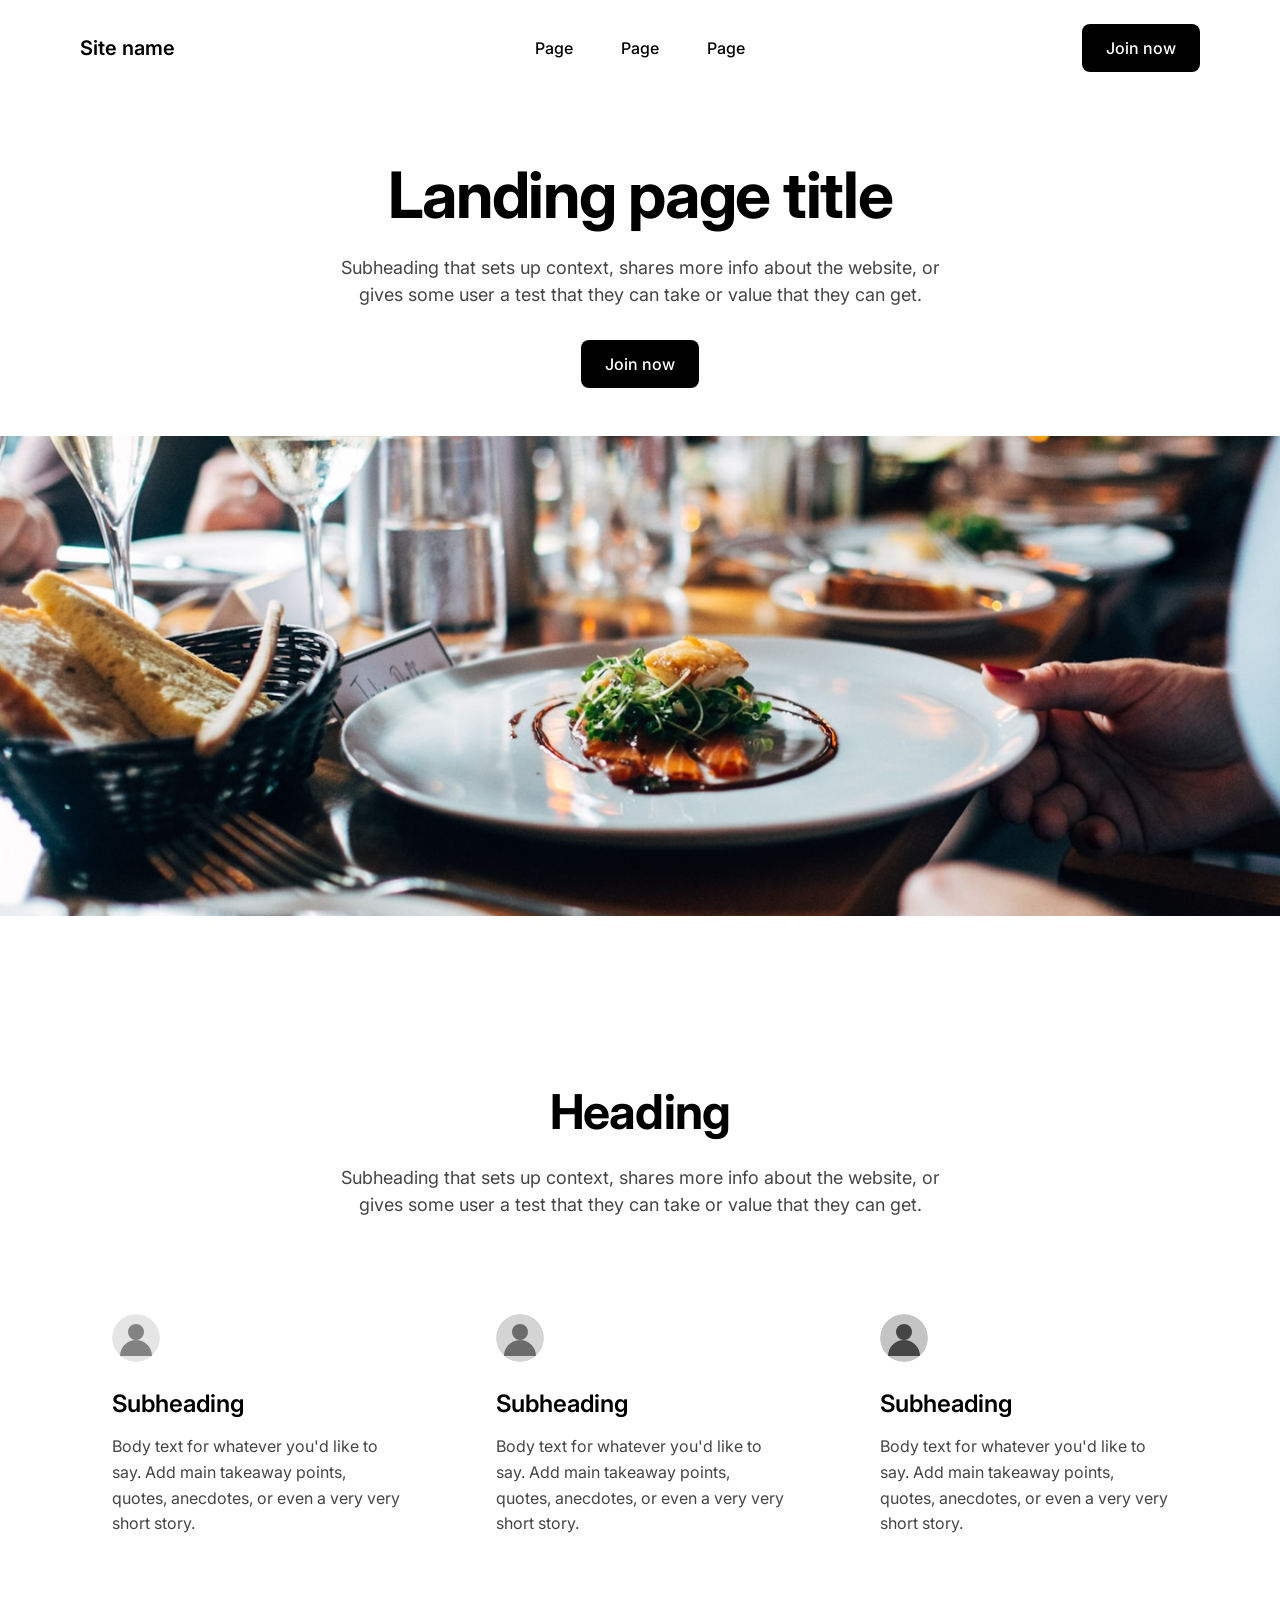
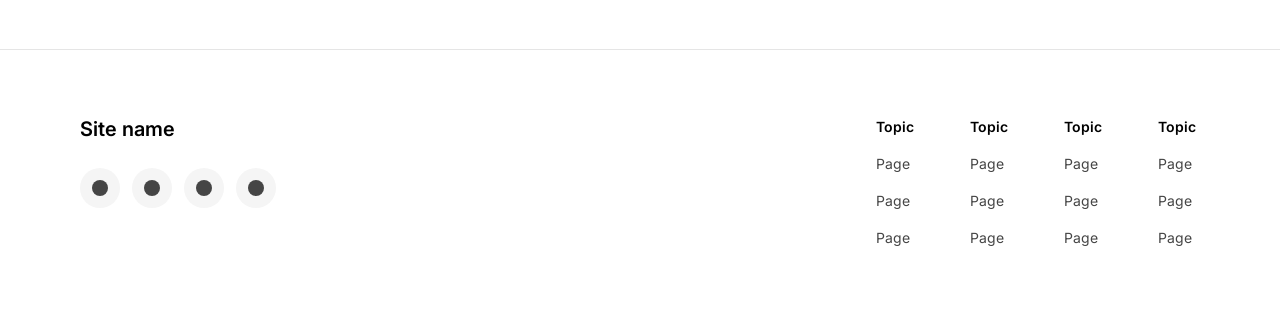
<file: level-1-frontend/index.html>
<!DOCTYPE html>
<html lang="uk">
<head>
  <meta charset="UTF-8">
  <meta name="viewport" content="width=device-width, initial-scale=1.0">
  <title>Landing page title — Site name</title>
  <link rel="preconnect" href="https://fonts.googleapis.com">
  <link rel="preconnect" href="https://fonts.gstatic.com" crossorigin>
  <link href="https://fonts.googleapis.com/css2?family=Inter:wght@400;500;600;700&display=swap" rel="stylesheet">
  <link rel="stylesheet" href="css/style.css">
</head>
<body>
  <header class="header">
    <div class="container header__inner">
      <a href="index.html" class="logo">Site name</a>

      <nav class="nav" aria-label="Main navigation">
        <a href="#" class="nav__link">Page</a>
        <a href="#" class="nav__link">Page</a>
        <a href="contact.html" class="nav__link">Page</a>
      </nav>

      <a href="#" class="btn btn--primary header__cta">Join now</a>

      <button class="burger" type="button" aria-label="Open menu" aria-expanded="false" aria-controls="mobile-menu">
        <span class="burger__line"></span>
        <span class="burger__line"></span>
        <span class="burger__line"></span>
      </button>
    </div>
  </header>

  <div class="mobile-menu" id="mobile-menu" aria-hidden="true">
    <div class="mobile-menu__header">
      <a href="index.html" class="logo">Site name</a>
      <button class="mobile-menu__close" type="button" aria-label="Close menu">
        <svg width="24" height="24" viewBox="0 0 24 24" fill="none" aria-hidden="true">
          <path d="M6 6L18 18M18 6L6 18" stroke="currentColor" stroke-width="2" stroke-linecap="round"/>
        </svg>
      </button>
    </div>
    <nav class="mobile-menu__nav" aria-label="Mobile navigation">
      <a href="#" class="mobile-menu__link">Page</a>
      <a href="#" class="mobile-menu__link">Page</a>
      <a href="contact.html" class="mobile-menu__link">Page</a>
      <a href="#" class="btn btn--primary mobile-menu__cta">Join now</a>
    </nav>
  </div>

  <main>
    <section class="hero">
      <div class="container hero__content">
        <h1 class="hero__title">Landing page title</h1>
        <p class="hero__text">Subheading that sets up context, shares more info about the website, or gives some user a test that they can take or value that they can get.</p>
        <a href="#" class="btn btn--primary">Join now</a>
      </div>
      <div class="hero__image-wrap">
        <img
          src="assets/hero.jpg"
          alt="People sharing a meal together"
          class="hero__image"
          width="1440"
          height="640"
        >
      </div>
    </section>

    <section class="cards-section">
      <div class="container">
        <h2 class="section-title">Heading</h2>
        <p class="section-text">Subheading that sets up context, shares more info about the website, or gives some user a test that they can take or value that they can get.</p>

        <div class="cards">
          <article class="card">
            <img src="assets/avatar-1.svg" alt="" class="card__avatar" width="48" height="48">
            <h3 class="card__title">Subheading</h3>
            <p class="card__text">Body text for whatever you'd like to say. Add main takeaway points, quotes, anecdotes, or even a very very short story.</p>
          </article>
          <article class="card">
            <img src="assets/avatar-2.svg" alt="" class="card__avatar" width="48" height="48">
            <h3 class="card__title">Subheading</h3>
            <p class="card__text">Body text for whatever you'd like to say. Add main takeaway points, quotes, anecdotes, or even a very very short story.</p>
          </article>
          <article class="card">
            <img src="assets/avatar-3.svg" alt="" class="card__avatar" width="48" height="48">
            <h3 class="card__title">Subheading</h3>
            <p class="card__text">Body text for whatever you'd like to say. Add main takeaway points, quotes, anecdotes, or even a very very short story.</p>
          </article>
        </div>
      </div>
    </section>
  </main>

  <footer class="footer">
    <div class="container footer__inner">
      <div class="footer__brand">
        <a href="index.html" class="logo">Site name</a>
        <div class="footer__social">
          <a href="#" class="footer__social-link" aria-label="Social network 1">
            <svg width="20" height="20" viewBox="0 0 20 20" fill="currentColor" aria-hidden="true"><circle cx="10" cy="10" r="8"/></svg>
          </a>
          <a href="#" class="footer__social-link" aria-label="Social network 2">
            <svg width="20" height="20" viewBox="0 0 20 20" fill="currentColor" aria-hidden="true"><circle cx="10" cy="10" r="8"/></svg>
          </a>
          <a href="#" class="footer__social-link" aria-label="Social network 3">
            <svg width="20" height="20" viewBox="0 0 20 20" fill="currentColor" aria-hidden="true"><circle cx="10" cy="10" r="8"/></svg>
          </a>
          <a href="#" class="footer__social-link" aria-label="Social network 4">
            <svg width="20" height="20" viewBox="0 0 20 20" fill="currentColor" aria-hidden="true"><circle cx="10" cy="10" r="8"/></svg>
          </a>
        </div>
      </div>

      <div class="footer__links">
        <div class="footer__column">
          <a href="#" class="footer__link">Topic</a>
          <a href="#" class="footer__link">Page</a>
          <a href="#" class="footer__link">Page</a>
          <a href="#" class="footer__link">Page</a>
        </div>
        <div class="footer__column">
          <a href="#" class="footer__link">Topic</a>
          <a href="#" class="footer__link">Page</a>
          <a href="#" class="footer__link">Page</a>
          <a href="#" class="footer__link">Page</a>
        </div>
        <div class="footer__column">
          <a href="#" class="footer__link">Topic</a>
          <a href="#" class="footer__link">Page</a>
          <a href="#" class="footer__link">Page</a>
          <a href="#" class="footer__link">Page</a>
        </div>
        <div class="footer__column">
          <a href="#" class="footer__link">Topic</a>
          <a href="#" class="footer__link">Page</a>
          <a href="#" class="footer__link">Page</a>
          <a href="#" class="footer__link">Page</a>
        </div>
      </div>
    </div>
  </footer>

  <script src="js/main.js"></script>
</body>
</html>
</file>
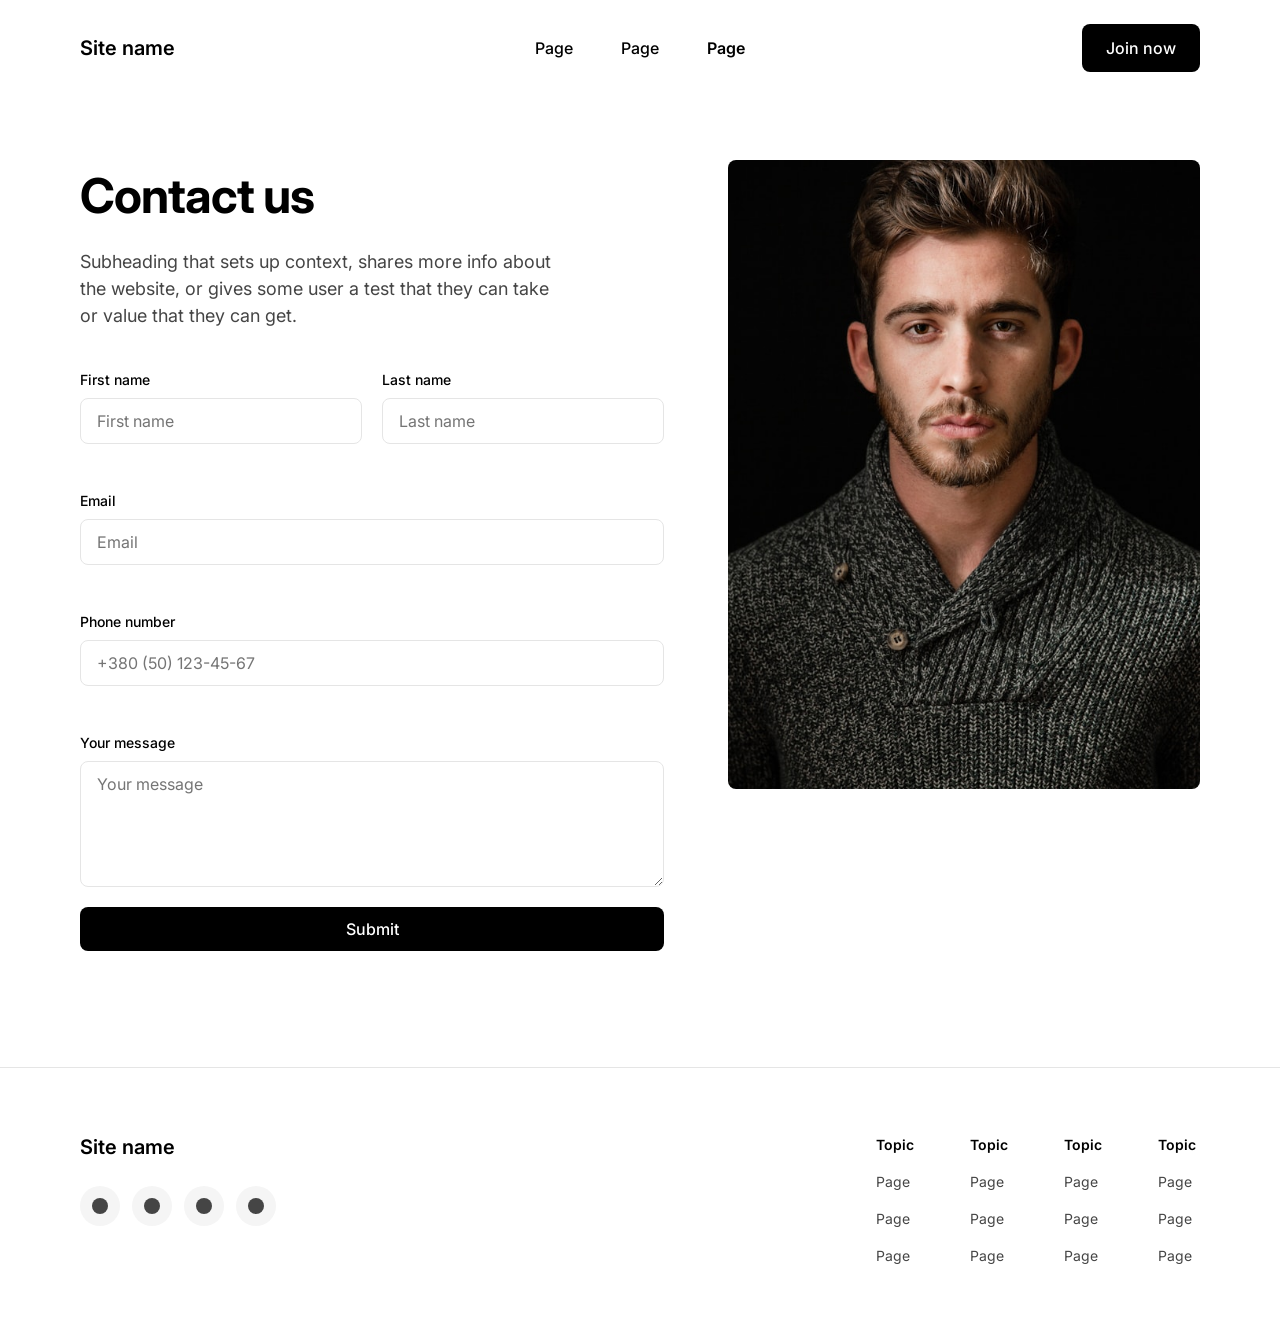
<file: level-1-frontend/contact.html>
<!DOCTYPE html>
<html lang="uk">
<head>
  <meta charset="UTF-8">
  <meta name="viewport" content="width=device-width, initial-scale=1.0">
  <title>Contact us — Site name</title>
  <link rel="preconnect" href="https://fonts.googleapis.com">
  <link rel="preconnect" href="https://fonts.gstatic.com" crossorigin>
  <link href="https://fonts.googleapis.com/css2?family=Inter:wght@400;500;600;700&display=swap" rel="stylesheet">
  <link rel="stylesheet" href="css/style.css">
</head>
<body>
  <header class="header">
    <div class="container header__inner">
      <a href="index.html" class="logo">Site name</a>

      <nav class="nav" aria-label="Main navigation">
        <a href="#" class="nav__link">Page</a>
        <a href="#" class="nav__link">Page</a>
        <a href="contact.html" class="nav__link nav__link--active">Page</a>
      </nav>

      <a href="#" class="btn btn--primary header__cta">Join now</a>

      <button class="burger" type="button" aria-label="Open menu" aria-expanded="false" aria-controls="mobile-menu">
        <span class="burger__line"></span>
        <span class="burger__line"></span>
        <span class="burger__line"></span>
      </button>
    </div>
  </header>

  <div class="mobile-menu" id="mobile-menu" aria-hidden="true">
    <div class="mobile-menu__header">
      <a href="index.html" class="logo">Site name</a>
      <button class="mobile-menu__close" type="button" aria-label="Close menu">
        <svg width="24" height="24" viewBox="0 0 24 24" fill="none" aria-hidden="true">
          <path d="M6 6L18 18M18 6L6 18" stroke="currentColor" stroke-width="2" stroke-linecap="round"/>
        </svg>
      </button>
    </div>
    <nav class="mobile-menu__nav" aria-label="Mobile navigation">
      <a href="#" class="mobile-menu__link">Page</a>
      <a href="#" class="mobile-menu__link">Page</a>
      <a href="contact.html" class="mobile-menu__link">Page</a>
      <a href="#" class="btn btn--primary mobile-menu__cta">Join now</a>
    </nav>
  </div>

  <main>
    <section class="contact">
      <div class="container contact__inner">
        <div class="contact__form-wrap">
          <h1 class="contact__title">Contact us</h1>
          <p class="contact__text">Subheading that sets up context, shares more info about the website, or gives some user a test that they can take or value that they can get.</p>

          <form class="contact-form" action="#" method="post" novalidate>
            <input type="text" name="website" class="contact-form__honeypot" tabindex="-1" autocomplete="off" aria-hidden="true">
            <div class="contact-form__row">
              <div class="contact-form__field">
                <label for="first-name">First name</label>
                <input type="text" id="first-name" name="first-name" placeholder="First name" required>
                <span class="field-error" id="first-name-error"></span>
              </div>
              <div class="contact-form__field">
                <label for="last-name">Last name</label>
                <input type="text" id="last-name" name="last-name" placeholder="Last name">
                <span class="field-error" id="last-name-error"></span>
              </div>
            </div>
            <div class="contact-form__field">
              <label for="email">Email</label>
              <input type="email" id="email" name="email" placeholder="Email" required>
              <span class="field-error" id="email-error"></span>
            </div>
            <div class="contact-form__field">
              <label for="phone">Phone number</label>
              <input type="tel" id="phone" name="phone" placeholder="+380 (50) 123-45-67" required>
              <span class="field-error" id="phone-error"></span>
            </div>
            <div class="contact-form__field">
              <label for="message">Your message</label>
              <textarea id="message" name="message" rows="5" placeholder="Your message"></textarea>
            </div>
            <button type="submit" class="btn btn--primary btn--full">Submit</button>
          </form>
        </div>

        <div class="contact__image-wrap">
          <img
            src="assets/contact-portrait.jpg"
            alt="Portrait of a person"
            class="contact__image"
            width="600"
            height="800"
          >
        </div>
      </div>
    </section>
  </main>

  <footer class="footer">
    <div class="container footer__inner">
      <div class="footer__brand">
        <a href="index.html" class="logo">Site name</a>
        <div class="footer__social">
          <a href="#" class="footer__social-link" aria-label="Social network 1">
            <svg width="20" height="20" viewBox="0 0 20 20" fill="currentColor" aria-hidden="true"><circle cx="10" cy="10" r="8"/></svg>
          </a>
          <a href="#" class="footer__social-link" aria-label="Social network 2">
            <svg width="20" height="20" viewBox="0 0 20 20" fill="currentColor" aria-hidden="true"><circle cx="10" cy="10" r="8"/></svg>
          </a>
          <a href="#" class="footer__social-link" aria-label="Social network 3">
            <svg width="20" height="20" viewBox="0 0 20 20" fill="currentColor" aria-hidden="true"><circle cx="10" cy="10" r="8"/></svg>
          </a>
          <a href="#" class="footer__social-link" aria-label="Social network 4">
            <svg width="20" height="20" viewBox="0 0 20 20" fill="currentColor" aria-hidden="true"><circle cx="10" cy="10" r="8"/></svg>
          </a>
        </div>
      </div>

      <div class="footer__links">
        <div class="footer__column">
          <a href="#" class="footer__link">Topic</a>
          <a href="#" class="footer__link">Page</a>
          <a href="#" class="footer__link">Page</a>
          <a href="#" class="footer__link">Page</a>
        </div>
        <div class="footer__column">
          <a href="#" class="footer__link">Topic</a>
          <a href="#" class="footer__link">Page</a>
          <a href="#" class="footer__link">Page</a>
          <a href="#" class="footer__link">Page</a>
        </div>
        <div class="footer__column">
          <a href="#" class="footer__link">Topic</a>
          <a href="#" class="footer__link">Page</a>
          <a href="#" class="footer__link">Page</a>
          <a href="#" class="footer__link">Page</a>
        </div>
        <div class="footer__column">
          <a href="#" class="footer__link">Topic</a>
          <a href="#" class="footer__link">Page</a>
          <a href="#" class="footer__link">Page</a>
          <a href="#" class="footer__link">Page</a>
        </div>
      </div>
    </div>
  </footer>

  <script src="js/main.js"></script>
  <script src="js/contact-form.js"></script>
</body>
</html>
</file>
<file: level-1-frontend/css/style.css>
*,
*::before,
*::after {
  box-sizing: border-box;
  margin: 0;
  padding: 0;
}

:root {
  --color-black: #000000;
  --color-white: #ffffff;
  --color-gray-100: #f5f5f5;
  --color-gray-200: #e5e5e5;
  --color-gray-400: #828282;
  --color-gray-600: #454545;
  --font-family: 'Inter', sans-serif;
  --container-width: 1440px;
  --container-padding: 80px;
  --transition-base: 0.3s ease;
  --shadow-link: 0 4px 12px rgba(0, 0, 0, 0.15);
}

html {
  scroll-behavior: smooth;
}

body {
  font-family: var(--font-family);
  font-size: 16px;
  line-height: 1.5;
  color: var(--color-black);
  background: var(--color-white);
  overflow-x: hidden;
}

body.menu-open {
  overflow: hidden;
}

img {
  display: block;
  max-width: 100%;
  height: auto;
}

a {
  color: inherit;
  text-decoration: none;
}

button {
  font-family: inherit;
  cursor: pointer;
  border: none;
  background: none;
}

.container {
  max-width: var(--container-width);
  margin: 0 auto;
  padding: 0 var(--container-padding);
}

/* Buttons */
.btn {
  display: inline-flex;
  align-items: center;
  justify-content: center;
  padding: 12px 24px;
  font-size: 16px;
  font-weight: 500;
  border-radius: 8px;
  transition: opacity var(--transition-base), transform var(--transition-base);
}

.btn--primary {
  background: var(--color-black);
  color: var(--color-white);
}

.btn--primary:hover {
  opacity: 0.85;
}

.btn--full {
  width: 100%;
}

/* Empty links — smooth shadow on hover */
a[href="#"],
a[href="#"]:visited {
  transition: box-shadow var(--transition-base), color var(--transition-base);
}

a[href="#"]:hover {
  box-shadow: var(--shadow-link);
}

.nav__link[href="#"]:hover,
.footer__link[href="#"]:hover,
.mobile-menu__link[href="#"]:hover {
  box-shadow: none;
  text-shadow: 0 2px 8px rgba(0, 0, 0, 0.25);
}

/* Header */
.header {
  padding: 24px 0;
}

.header__inner {
  display: grid;
  grid-template-columns: 1fr auto 1fr;
  align-items: center;
  gap: 24px;
}

.logo {
  font-size: 20px;
  font-weight: 600;
  justify-self: start;
}

.nav {
  display: flex;
  gap: 32px;
  justify-self: center;
}

.nav__link {
  font-size: 16px;
  font-weight: 500;
  padding: 4px 8px;
  border-radius: 4px;
}

.nav__link--active {
  font-weight: 600;
}

.header__cta {
  justify-self: end;
}

.burger {
  display: none;
  flex-direction: column;
  justify-content: center;
  gap: 5px;
  width: 32px;
  height: 32px;
  padding: 4px;
  justify-self: end;
}

.burger__line {
  display: block;
  width: 100%;
  height: 2px;
  background: var(--color-black);
  border-radius: 2px;
  transition: transform var(--transition-base), opacity var(--transition-base);
}

.burger.is-active .burger__line:nth-child(1) {
  transform: translateY(7px) rotate(45deg);
}

.burger.is-active .burger__line:nth-child(2) {
  opacity: 0;
}

.burger.is-active .burger__line:nth-child(3) {
  transform: translateY(-7px) rotate(-45deg);
}

/* Mobile menu */
.mobile-menu {
  position: fixed;
  inset: 0;
  z-index: 1000;
  background: var(--color-white);
  display: flex;
  flex-direction: column;
  opacity: 0;
  visibility: hidden;
  transform: translateY(-20px);
  transition:
    opacity var(--transition-base),
    visibility var(--transition-base),
    transform var(--transition-base);
}

.mobile-menu.is-open {
  opacity: 1;
  visibility: visible;
  transform: translateY(0);
}

.mobile-menu__header {
  display: flex;
  align-items: center;
  justify-content: space-between;
  padding: 24px var(--container-padding);
}

.mobile-menu__close {
  display: flex;
  align-items: center;
  justify-content: center;
  width: 40px;
  height: 40px;
  color: var(--color-black);
}

.mobile-menu__nav {
  flex: 1;
  display: flex;
  flex-direction: column;
  align-items: center;
  justify-content: center;
  gap: 32px;
  padding: 40px var(--container-padding);
}

.mobile-menu__link {
  font-size: 32px;
  font-weight: 600;
  padding: 8px 16px;
  border-radius: 8px;
}

.mobile-menu__cta {
  margin-top: 16px;
  min-width: 200px;
}

/* Hero */
.hero {
  padding-bottom: 80px;
}

.hero__content {
  display: flex;
  flex-direction: column;
  align-items: center;
  text-align: center;
  padding: 64px 0 48px;
  max-width: 800px;
}

.hero__title {
  font-size: 64px;
  font-weight: 700;
  line-height: 1.1;
  letter-spacing: -0.02em;
  margin-bottom: 24px;
}

.hero__text {
  font-size: 18px;
  color: var(--color-gray-600);
  margin-bottom: 32px;
  max-width: 600px;
}

.hero__image-wrap {
  width: 100%;
  overflow: hidden;
}

.hero__image {
  width: 100%;
  height: 480px;
  object-fit: cover;
}

/* Cards section */
.cards-section {
  padding: 80px 0;
}

.section-title {
  font-size: 48px;
  font-weight: 700;
  text-align: center;
  margin-bottom: 16px;
  letter-spacing: -0.02em;
}

.section-text {
  font-size: 18px;
  color: var(--color-gray-600);
  text-align: center;
  max-width: 600px;
  margin: 0 auto 64px;
}

.cards {
  display: grid;
  grid-template-columns: repeat(3, 1fr);
  gap: 32px;
}

.card {
  padding: 32px;
  border-radius: 12px;
  background: var(--color-white);
  transition: transform var(--transition-base), box-shadow var(--transition-base);
  cursor: default;
}

.card:hover {
  transform: scale(1.05);
  box-shadow: 0 8px 32px rgba(0, 0, 0, 0.12);
}

.card__avatar {
  width: 48px;
  height: 48px;
  border-radius: 50%;
  margin-bottom: 24px;
}

.card__title {
  font-size: 24px;
  font-weight: 600;
  margin-bottom: 12px;
}

.card__text {
  font-size: 16px;
  color: var(--color-gray-600);
  line-height: 1.6;
}

/* Contact page */
.contact {
  padding: 64px 0 80px;
}

.contact__inner {
  display: grid;
  grid-template-columns: 1fr 1fr;
  gap: 64px;
  align-items: start;
}

.contact__title {
  font-size: 48px;
  font-weight: 700;
  margin-bottom: 16px;
  letter-spacing: -0.02em;
}

.contact__text {
  font-size: 18px;
  color: var(--color-gray-600);
  margin-bottom: 40px;
  max-width: 480px;
}

.contact-form {
  display: flex;
  flex-direction: column;
  gap: 20px;
}

.contact-form__row {
  display: grid;
  grid-template-columns: 1fr 1fr;
  gap: 20px;
}

.contact-form__field {
  display: flex;
  flex-direction: column;
  gap: 8px;
}

.contact-form__field label {
  font-size: 14px;
  font-weight: 500;
}

.contact-form__field input,
.contact-form__field textarea {
  font-family: inherit;
  font-size: 16px;
  padding: 12px 16px;
  border: 1px solid var(--color-gray-200);
  border-radius: 8px;
  outline: none;
  transition: border-color var(--transition-base), box-shadow var(--transition-base);
}

.contact-form__field input:focus,
.contact-form__field textarea:focus {
  border-color: var(--color-black);
  box-shadow: 0 0 0 3px rgba(0, 0, 0, 0.08);
}

.contact-form__field textarea {
  resize: vertical;
  min-height: 120px;
}

.form-status {
  margin-top: 16px;
  font-size: 14px;
}

.form-status--success {
  color: #1b7f3a;
}

.form-status--error {
  color: #b42318;
}

.form-status--loading {
  color: var(--color-gray-600);
}

.contact-form__honeypot {
  position: absolute;
  left: -9999px;
  width: 1px;
  height: 1px;
  opacity: 0;
  pointer-events: none;
}

.field-error {
  min-height: 18px;
  font-size: 12px;
  color: #b42318;
}

.contact__image-wrap {
  order: 0;
}

.contact__image {
  width: 100%;
  height: 100%;
  min-height: 600px;
  object-fit: cover;
  border-radius: 8px;
}

/* Footer */
.footer {
  padding: 64px 0;
  border-top: 1px solid var(--color-gray-200);
}

.footer__inner {
  display: flex;
  justify-content: space-between;
  align-items: flex-start;
  gap: 48px;
}

.footer__brand {
  display: flex;
  flex-direction: column;
  gap: 24px;
}

.footer__social {
  display: flex;
  gap: 12px;
}

.footer__social-link {
  display: flex;
  align-items: center;
  justify-content: center;
  width: 40px;
  height: 40px;
  border-radius: 50%;
  background: var(--color-gray-100);
  color: var(--color-gray-600);
  transition: background var(--transition-base), box-shadow var(--transition-base);
}

.footer__social-link:hover {
  background: var(--color-gray-200);
}

.footer__links {
  display: grid;
  grid-template-columns: repeat(4, 1fr);
  gap: 48px;
}

.footer__column {
  display: flex;
  flex-direction: column;
  gap: 12px;
}

.footer__link {
  font-size: 14px;
  color: var(--color-gray-600);
  padding: 2px 4px;
  border-radius: 4px;
}

.footer__column .footer__link:first-child {
  font-weight: 600;
  color: var(--color-black);
}

/* Tablet / Mobile — 768px */
@media (max-width: 768px) {
  :root {
    --container-padding: 24px;
  }

  .header__inner {
    grid-template-columns: 1fr auto;
  }

  .nav,
  .header__cta {
    display: none;
  }

  .burger {
    display: flex;
  }

  .hero__title {
    font-size: 40px;
  }

  .hero__text {
    font-size: 16px;
  }

  .hero__image {
    height: 280px;
  }

  .section-title {
    font-size: 32px;
  }

  .cards {
    grid-template-columns: 1fr;
    gap: 24px;
  }

  .card:hover {
    transform: scale(1.02);
  }

  .contact__inner {
    grid-template-columns: 1fr;
    gap: 40px;
  }

  .contact__image-wrap {
    order: -1;
  }

  .contact__image {
    min-height: 320px;
  }

  .contact__title {
    font-size: 32px;
  }

  .contact-form__row {
    grid-template-columns: 1fr;
  }

  .footer__inner {
    flex-direction: column;
    gap: 40px;
  }

  .footer__links {
    grid-template-columns: repeat(2, 1fr);
    gap: 32px;
    width: 100%;
  }
}

@media (max-width: 480px) {
  .footer__links {
    grid-template-columns: 1fr;
  }

  .hero__title {
    font-size: 32px;
  }

  .mobile-menu__link {
    font-size: 24px;
  }
}
</file>
